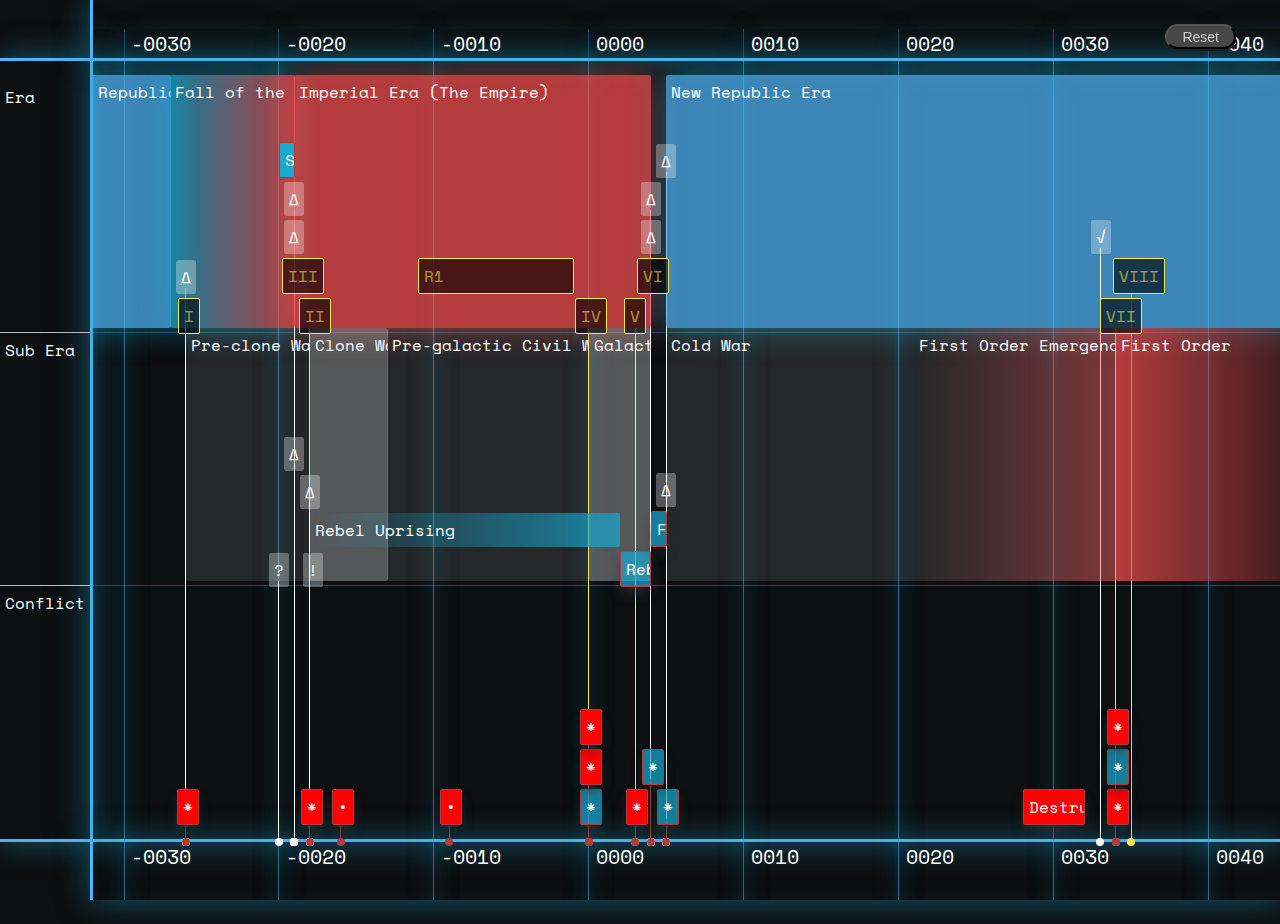
<file: index.html>
<!DOCTYPE html>
<!-- saved from url=(0071)http://visjs.org/examples/timeline/items/backgroundAreasWithGroups.html -->
<html lang="en"><head><meta http-equiv="Content-Type" content="text/html; charset=UTF-8">
  <title>Star Wars | Timeline of Galactic History</title>


  <script src="./groups_files/vis.js"></script>
  <link href="./groups_files/vis-timeline-graph2d.min.css" rel="stylesheet" type="text/css">
  <link href="./groups_files/style.css" rel="stylesheet" type="text/css">
  
<link href="https://fonts.googleapis.com/css?family=Space+Mono:400,700" rel="stylesheet">

</head>
<body>

<input type="button" id="window1" value="Reset" class="buttonreset"><br>

  <div id="visualization">

  </div>
  </div>

<script>
  var items = new vis.DataSet([

// first level eras

    {id: 'A', className: 'prehistory', content: 'Prehistory', start: new Date(-6021,0,1), end: new Date(-3277,0,1), type: 'background'},
    {id: 'B', className: 'falloftheoldrepublic', content: 'Fall of the Old Republic (Dark Age)', start: new Date(-3278,0,1), end: new Date(-1032,0,1), type: 'background'},
    {id: 'C', content: 'Republic Era', start: new Date(-1032,0,1), end: new Date(-0033,0,1), type: 'background', group: 1}, 
    {id: 'D', className: 'falloftherepublic', content: 'Fall of the Republic', start: new Date(-0033,0,1), end: new Date(-0019,0,1), type: 'background', group: 1},
    {id: 'E', className: 'imperialera', content: 'Imperial Era (The Empire)', start: new Date(-0019,0,1), end: '0004', type: 'background', group: 1},
    {id: 'F', content: 'New Republic Era', start: '0005', end: '0050', type: 'background', group: 1},
    {id: 'G', className: 'preclone  ', content: 'Cold War', start: '0005', end: '0034', type: 'background', group: 2 },
    {id: 'H', className: 'firstorder', content: 'First Order', title: 'First Order - Resistance War', start: '0034', end: '0050', type: 'background', group: 2  },

// sub eras
    {id: 'I', className: 'preclone', content: 'Pre-clone Wars', start: new Date(-0032,0,1), end: new Date(-0022,0,1), type: 'background', group: 2},
    // BUG this entry is not rendering correctly with the start year of 22 and end of 19. Used alternate so it will render
    {id: 'J', className: 'theclonewars', content: 'Clone Wars', start: new Date(-0018,0,1), end: new Date(-0015,0,1), type: 'background', group: 2},
    {id: 'K', className: 'preclone', content: 'Pre-galactic Civil War', start: new Date(-0015,0,1), end: '0000', type: 'background', group: 2},
    {id: 'L', className: 'theclonewars', content: 'Galactic Civil War', start: '0000', end: '0004', type: 'background', group: 2},
    {id: 'M', className: 'theclonewars', content: '√', title: 'Senator Lanever Villecham is elected Chancellor of the New Republic', start: '0033', group: 1},
    {id: 'n', className: 'blacktored', content: 'First Order Emergence', title: 'The First Order begins using Rinnrivin Dis cartel and the Amaxine warriors to procure funds for rebuilding its navy', start: '0021', end: '0034', type: 'background', group: 2  },
    {id: 'O', className: 'bluebg', content: 'Separatists', title: 'Thousands of star systems leave the Republic and join the Confederacy of Independent Systems and Count Dooku.', start: new Date(-0024,0,1), end: new Date(-0019,0,1), type: 'range', group: 1},
    {id: 'P', className: 'bluebg', content: 'Jedi–Sith war', start: new Date(-2032,0,1), end: new Date(-1032,0,1), type: 'range', group: 4  },




// Group 10 = Media, movies, etc
     
    {id: 1, className: 'movie', content: 'I',  title: 'Episode 1: The Phantom Menace',start: new Date(-0032,0,1), group: 1},
    {id: 2, className: 'movie', content: 'II',  title: 'Episode 2: Attack of the Clones',  start: new Date(-0022,0,1), group: 1},
    {id: 3, className: 'movie', content: 'III',  title: 'Episode 3: Revenge of the Sith',  start: new Date(-0019,0,1), group: 1},
    {id: 4, className: 'movie', content: 'IV',  title: 'Episode 4: A New Hope',  start: '0000', group: 1},
    {id: 5, className: 'movie', content: 'V',  title: 'Episode 5: The Empire Strikes Back',  start: '0003', group: 1},
    {id: 6, className: 'movie', content: 'VI',  title: 'Episode 6: Return of the Jedi',  start: '0004', group: 1},
    {id: 7, className: 'movie', content: 'VII',  title: 'Episode 7: The Force Awakens',  start: '0034', group: 1},
    {id: 8, className: 'movie', content: 'VIII',  title: 'Episode 8: The Last Jedi',  start: '0035', group: 1},
    {id: 9, className: 'movie', content: 'R1',  title: 'Rogue One',  start: new Date(-0013,0,1), end: new Date(-0001,0,1), group: 1},


// Group 4 Conflict
    {id: 10, className: 'battlegood',  content: '<a href="http://starwars.wikia.com/wiki/Battle_of_Yavin" target="_blank">*</a>', title: 'Battle of Yavin - The destruction of the first Death Star',start: '0000', group: 4},
    {id: 11, className: 'theclonewars',  content: '<a href="http://starwars.wikia.com/wiki/Military_Disarmament_Act" target="_blank">∆</a>', title: 'Military Disarmament Act',start: '0004', group: 1},
    {id: 12, className: 'battlegood',  content: '<a href="http://starwars.wikia.com/wiki/Battle_of_Jakku" target="_blank">*</a>', title: 'Battle of Jakku',start: '0005', group: 4},
    {id: 13, className: 'battlebad',  content: '<a href="http://starwars.wikia.com/wiki/Attack_on_Tuanul" target="_blank">*</a>', title: 'Attack on Tuanul',start: '0034', group: 4},
    {id: 14, className: 'battlegood',  content: '<a href="http://starwars.wikia.com/wiki/Battle_on_Takodana" target="_blank">*</a>', title: 'Battle on Takodana',start: '0034', group: 4},
    {id: 15, className: 'battlebad',  content: '<a href="http://starwars.wikia.com/wiki/Assault_on_Starkiller_Base" target="_blank">*</a>', title: 'Assault on Starkiller Base',start: '0034', group: 4},
    {id: 16, className: 'battlegood',  content: '<a href="http://starwars.wikia.com/wiki/Alliance_to_Restore_the_Republic" target="_blank">Rebel Alliance</a>', title: 'The Alliance to Restore the Republic',start: '0002', end: '0004', group: 2},
    {id: 17, className: 'battlegood',  content: 'Formation of the New Republic', title: 'The Rebel Alliance begins reorganizing into the New Republic',start: '0004', end: '0005', group: 2},
    {id: 18, className: 'battlegood',  content: '<a href="http://starwars.wikia.com/wiki/Battle_of_Endor" target="_blank">*</a>', title: 'Battle of Endor',start: '0004', group: 4},
    {id: 19, className: 'battlebad',  content: '<a href="http://starwars.wikia.com/wiki/Battle_of_Hoth" target="_blank">*</a>', title: 'Battle of Hoth (Echo Base)',start: '0003', group: 4},
    {id: 20, className: 'blacktoblue',  content: 'Rebel Uprising', title: 'Bail Organa and Ahsoka Tano organize a rebel network',start:  new Date(-0018,0,1), end: '0002', group: 2},
    {id: 21, className: 'battlebad', content: '•',  title: 'The Death Star moved to Scarif',  start: new Date(-009,0,1), group: 4},
    {id: 22, className: 'battlebad', content: '*',  title: 'Jedha City is destroyed by the Death Star.',  start: '0000', group: 4},
    {id: 23, className: 'battlebad', content: '*',  title: 'Alderaan is destroyed by the Death Star',  start: '0000', group: 4},
    {id: 24, className: 'battlebad', content: '•',  title: 'Construction of the Death Star begins over Geonosis',  start: new Date(-0020,0,1), group: 4},
    {id: 25, className: 'battlebad', content: '<a href="http://starwars.wikia.com/wiki/Destruction_of_Luke_Skywalker%27s_Jedi" target="_blank">Destruction of Skywalker Jedi</a>',  title: 'Luke Skywalker goes into exile. Unknown period of time between 28 ABY and 34 ABY', type: 'range',start: '0028', end:'0032', group: 4},

    {id: 27, className: 'theclonewars',  content: '<a href="http://starwars.wikia.com/wiki/Imperial-Republic_peace_talks" target="_blank">∆</a>', title: 'Imperial-Republic peace talks',start: '0005', group: 2},
    {id: 28, className: 'theclonewars',  content: '∆', title: 'The New Republic restores the Galactic Senate on Chandrila, its capital.',start: '0004', group: 1},
    {id: 29, className: 'theclonewars', type: 'point', content: 'Ω', title: 'Obi-Wan Kenobi goes into exile on Tatooine. Yoda goes into exile on Dagobah.',start: new Date(-0019,0,1), group: 5},
    {id: 39, className: 'theclonewars',  content: '<a href="http://starwars.wikia.com/wiki/Order_66" target="_blank">∆</a>', title: 'Order 66 wipes out the Jedi Order and nearly all Jedi.', start: new Date(-0019,0,1), group: 1},
    {id: 40, className: 'battlebad',  content: '<a href="http://starwars.wikia.com/wiki/Battle_of_Geonosis">*</a>', title: 'Battle of Geonosis', start: new Date(-0022,0,1), group: 4},
    {id: 41, className: 'battlebad',  content: '<a href="http://starwars.wikia.com/wiki/Invasion_of_Naboo">*</a>', title: 'Invasion of Naboo', start: new Date(-0032,0,1), group: 4},
    {id: 42, className: 'theclonewars',  content: '<a href="http://starwars.wikia.com/wiki/Order_66" target="_blank">∆</a>', title: 'Senator Sheev Palpatine is elected Supreme Chancellor of the Republic, replacing Finis Valorum.', start: new Date(-0032,0,1), group: 1},
    {id: 43, className: 'theclonewars',  content: '<a href="http://starwars.wikia.com/wiki/Order_66" target="_blank">?</a>', title: 'The Galactic Senate debates the Military Creation Act to determine whether the Galactic Republic should raise an army', start: new Date(-0024,0,1), group: 2},
    {id: 44, className: 'theclonewars',  content: '<a href="http://starwars.wikia.com/wiki/Order_66" target="_blank">!</a>', title: 'Plot to assassinate Padmé Amidala. Separatist leaders hope to silence the senator from Naboo, who opposes the Military Creation Act.', start: new Date(-0022,0,1), group: 2},
    {id: 45, className: 'theclonewars',  content: '<a href="http://starwars.wikia.com/wiki/Order_66" target="_blank">∆</a>', title: 'Jar Jar Binks proposes that Chancellor Palpatine be given emergency powers to raise an army without the interference of the Senate.', start: new Date(-0022,0,1), group: 2},
    {id: 46, className: 'theclonewars',  content: '<a href="http://starwars.wikia.com/wiki/Order_66" target="_blank">∆</a>', title: 'Anakin Skywalker is anointed Darth Vader, Dark Lord of the Sith.', start: new Date(-0019,0,1), group: 2},
    {id: 47, className: 'theclonewars',  content: '<a href="http://starwars.wikia.com/wiki/Order_66" target="_blank">∆</a>', title: 'The Republic is reorganized into the first Galactic Empire by Chancellor Palpatine – secretly the Dark Lord of the Sith Darth Sidious – who declares himself Galactic Emperor', start: new Date(-0019,0,1), group: 1},
    {id: 48, className: 'theclonewars',  content: '<a href="http://starwars.wikia.com/wiki/Galactic_Concordance" target="_blank">∆</a>', title: 'The Galactic Concordance. The New Republic and Galactic Empire cease hostilities and both powers begin a process of disarmament.<br>The remaining forces of the Galactic Empire retreat to the Unknown Regions',start: '0005', group: 1},


  ]);

  var groups = new vis.DataSet([
    {id: 1, content: 'Era'},
    {id: 2, content: 'Sub Era'},
    {id: 4, content: 'Conflict'},
  ]);

  var container = document.getElementById('visualization');
  var options = {
    min: new Date(-6021, 0, 1),
    max: '0050',
    start: new Date(-0040,0,1),  // start and end dictate where the window is zoomed to on load
    end: '0045', // start and end dictate where the window is zoomed to on load
    height: '100vh',
    orientation: 'both',  
    showCurrentTime: false,
    zoomMin: 1000 * 60 * 60 * 24 * 365 * 12  // Cannot zoom closer than 1 year increment

  };



  var timeline = new vis.Timeline(container, items, groups, options);

  document.getElementById('window1').onclick = function() {
    timeline.setWindow(new Date(-0040,0,1), '0045');
  };


</script>

<div style="display: none;"><div class="niice-bar" id="niice-bar">
    <div class="boards">
    </div>
    <div class="loading-spinner">Loading…</div>
    <div class="error-text">
      <span class="msg"></span>
      <span class="close-cross">×</span>
    </div>
</div>
</div></body></html>
</file>
<file: groups_files/style.css>
body {
	/* Rectangle Copy: */
	background-position: 0px 0px;
/* Rectangle Copy: */
background: #0d0f11;

	font-family: 'space mono', sans-serif;
    font-size: 12pt;
    font-weight: 400;
    margin: 0;
}

a {
    color: white;
    text-decoration: none;
}

.prehistory {
	background: rgba(255, 255, 255, 0.07) !important;
	box-shadow: none !important;
}

.imperialera {
	background: rgba(246, 78, 78, 0.72) !important;
	box-shadow: 0px 0px 32px 0px rgba(246, 78, 78, 0.5) !important;
}

.bluebg {
	background: rgba(25,167,207, 1) !important;
	box-shadow: none !important;
}

.falloftherepublic {
	background: -moz-linear-gradient(left, rgba(25,167,207,0.72) 0%, rgba(246,78,78,0.72) 100%) !important; /* FF3.6-15 */
	background: -webkit-linear-gradient(left, rgba(25,167,207,0.72) 0%,rgba(246,78,78,0.72) 100%) !important; /* Chrome10-25,Safari5.1-6 */
	background: linear-gradient(to right, rgba(25,167,207,0.72) 0%,rgba(246,78,78,0.72) 100%) !important; /* W3C, IE10+, FF16+, Chrome26+, Opera12+, Safari7+ */
	filter: progid:DXImageTransform.Microsoft.gradient( startColorstr='#b819a7cf', endColorstr='#b8f64e4e',GradientType=1 ); /* IE6-9 */
}

.falloftheoldrepublic {
	background: rgba(78, 180, 246, 0.22) !important;
	box-shadow: none !important;
}

.firstorder {
	background: -moz-linear-gradient(left, rgba(246,78,78,0.72) 0%, rgba(255,255,255,0) 100%) !important; /* FF3.6-15 */
	background: -webkit-linear-gradient(left, rgba(246,78,78,0.72) 0%,rgba(255,255,255,0) 100%) !important; /* Chrome10-25,Safari5.1-6 */
	background: linear-gradient(to right, rgba(246,78,78,0.72) 0%,rgba(255,255,255,0) 100%) !important; /* W3C, IE10+, FF16+, Chrome26+, Opera12+, Safari7+ */
	box-shadow: none !important;
}

.blacktored {
	background: -moz-linear-gradient(left, rgba(255,255,255,0) 0%, rgba(246,78,78,0.42) 100%) !important; /* FF3.6-15 */
	background: -webkit-linear-gradient(left, rgba(255,255,255,0) 0%,rgba(246,78,78,0.42) 100%) !important; /* Chrome10-25,Safari5.1-6 */
	background: linear-gradient(to right, rgba(255,255,255,0) 0%,rgba(246,78,78,0.42) 100%) !important; /* W3C, IE10+, FF16+, Chrome26+, Opera12+, Safari7+ */
	box-shadow: none !important;
}

.blacktoblue {
	background: -moz-linear-gradient(left, rgba(255,255,255,0) 0%, rgba(25,167,207,0.72) 100%) !important; /* FF3.6-15 */
	background: -webkit-linear-gradient(left, rgba(255,255,255,0) 0%,rgba(25,167,207,0.72) 100%) !important; /* Chrome10-25,Safari5.1-6 */
	background: linear-gradient(to right, rgba(255,255,255,0) 0%,rgba(25,167,207,0.72) 100%) !important; /* W3C, IE10+, FF16+, Chrome26+, Opera12+, Safari7+ */
	box-shadow: none !important;
	border: 0px;
}

.movie {
/*	background: rgba(246, 231, 78, .6);*/
	background: rgba(0, 0, 0, .6);
	box-shadow: none !important;
	color: rgba(246, 231, 78, .6);

	text-transform: uppercase;
	border-color: rgba(246, 231, 78, 1) !important;
}

.preclone {
	background: rgba(255,255,255, 0.1) !important;
	box-shadow: none !important;
}

.theclonewars {
	background: rgba(255,255,255, .3) !important;
	box-shadow: none !important;
	border: 0px;
}

.battlegood {
	background: rgba(25,167,207,0.72) !important;
}

.battlebad {
	background: red !important;
}

.vis-label .vis-inner {
	min-height: 27vh;
}

.buttonreset {
    background: #474747;
    color: #ccc;
    /* padding: 0px; */
    padding-left: 15px;
    padding-right: 15px;
    padding-top: 2px;
    border-radius: 15px;
    box-shadow: 0 2px #1e1e1e;
    position: fixed;
    top: 24px;
    right: 44px;
    font-size: 14px;
    height: 25px;
    z-index: 1000;
}

.vis-timeline {
    position: inherit;
 }

 .vis-foreground .vis-group {
    border-bottom: 1px solid #4eb4f652;
}
</file>
<file: groups_files/vis-timeline-graph2d.min.css>
.vis .overlay {
	position: absolute;
	top: 0;
	left: 0;
	width: 100%;
	height: 100%;
	z-index: 10
}
.vis-active {
	box-shadow: 0 0 10px #86d5f8
}
.vis [class*=span] {
	min-height: 0;
	width: auto
}
div.vis-configuration {
	position: relative;
	display: block;
	float: left;
	font-size: 12px
}
div.vis-configuration-wrapper {
	display: block;
	width: 700px
}
div.vis-configuration-wrapper::after {
	clear: both;
	content: "";
	display: block
}
div.vis-configuration.vis-config-option-container {
	display: block;
	width: 495px;
	background-color: #fff;
	border: 2px solid #f7f8fa;
	border-radius: 4px;
	margin-top: 20px;
	left: 10px;
	padding-left: 5px
}
div.vis-configuration.vis-config-button {
	display: block;
	width: 495px;
	height: 25px;
	vertical-align: middle;
	line-height: 25px;
	background-color: #f7f8fa;
	border: 2px solid #ceced0;
	border-radius: 4px;
	margin-top: 20px;
	left: 10px;
	padding-left: 5px;
	cursor: pointer;
	margin-bottom: 30px
}
div.vis-configuration.vis-config-button.hover {
	background-color: #4588e6;
	border: 2px solid #214373;
	color: #fff
}
div.vis-configuration.vis-config-item {
	display: block;
	float: left;
	width: 495px;
	height: 25px;
	vertical-align: middle;
	line-height: 25px
}
div.vis-configuration.vis-config-item.vis-config-s2 {
	left: 10px;
	background-color: #f7f8fa;
	padding-left: 5px;
	border-radius: 3px
}
div.vis-configuration.vis-config-item.vis-config-s3 {
	left: 20px;
	background-color: #e4e9f0;
	padding-left: 5px;
	border-radius: 3px
}
div.vis-configuration.vis-config-item.vis-config-s4 {
	left: 30px;
	background-color: #cfd8e6;
	padding-left: 5px;
	border-radius: 3px
}
div.vis-configuration.vis-config-header {
	font-size: 18px;
	font-weight: 700
}
div.vis-configuration.vis-config-label {
	width: 120px;
	height: 25px;
	line-height: 25px
}
div.vis-configuration.vis-config-label.vis-config-s3 {
	width: 110px
}
div.vis-configuration.vis-config-label.vis-config-s4 {
	width: 100px
}
div.vis-configuration.vis-config-colorBlock {
	top: 1px;
	width: 30px;
	height: 19px;
	border: 1px solid #444;
	border-radius: 2px;
	padding: 0;
	margin: 0;
	cursor: pointer
}
input.vis-configuration.vis-config-checkbox {
	left: -5px
}
input.vis-configuration.vis-config-rangeinput {
	position: relative;
	top: -5px;
	width: 60px;
	padding: 1px;
	margin: 0;
	pointer-events: none
}
input.vis-configuration.vis-config-range {
	-webkit-appearance: none;
	border: 0 solid #fff;
	background-color: rgba(0, 0, 0, 0);
	width: 300px;
	height: 20px
}
input.vis-configuration.vis-config-range::-webkit-slider-runnable-track {
	width: 300px;
	height: 5px;
	background: #dedede;
	background: -moz-linear-gradient(top, #dedede 0, #c8c8c8 99%);
	background: -webkit-gradient(linear, left top, left bottom, color-stop(0, #dedede), color-stop(99%, #c8c8c8));
	background: -webkit-linear-gradient(top, #dedede 0, #c8c8c8 99%);
	background: -o-linear-gradient(top, #dedede 0, #c8c8c8 99%);
	background: -ms-linear-gradient(top, #dedede 0, #c8c8c8 99%);
	background: linear-gradient(to bottom, #dedede 0, #c8c8c8 99%);
	border: 1px solid #999;
	box-shadow: #aaa 0 0 3px 0;
	border-radius: 3px
}
input.vis-configuration.vis-config-range::-webkit-slider-thumb {
	-webkit-appearance: none;
	border: 1px solid #14334b;
	height: 17px;
	width: 17px;
	border-radius: 50%;
	background: #3876c2;
	background: -moz-linear-gradient(top, #3876c2 0, #385380 100%);
	background: -webkit-gradient(linear, left top, left bottom, color-stop(0, #3876c2), color-stop(100%, #385380));
	background: -webkit-linear-gradient(top, #3876c2 0, #385380 100%);
	background: -o-linear-gradient(top, #3876c2 0, #385380 100%);
	background: -ms-linear-gradient(top, #3876c2 0, #385380 100%);
	background: linear-gradient(to bottom, #3876c2 0, #385380 100%);
	box-shadow: #111927 0 0 1px 0;
	margin-top: -7px
}
input.vis-configuration.vis-config-range:focus {
	outline: 0
}
input.vis-configuration.vis-config-range:focus::-webkit-slider-runnable-track {
	background: #9d9d9d;
	background: -moz-linear-gradient(top, #9d9d9d 0, #c8c8c8 99%);
	background: -webkit-gradient(linear, left top, left bottom, color-stop(0, #9d9d9d), color-stop(99%, #c8c8c8));
	background: -webkit-linear-gradient(top, #9d9d9d 0, #c8c8c8 99%);
	background: -o-linear-gradient(top, #9d9d9d 0, #c8c8c8 99%);
	background: -ms-linear-gradient(top, #9d9d9d 0, #c8c8c8 99%);
	background: linear-gradient(to bottom, #9d9d9d 0, #c8c8c8 99%)
}
input.vis-configuration.vis-config-range::-moz-range-track {
	width: 300px;
	height: 10px;
	background: #dedede;
	background: -moz-linear-gradient(top, #dedede 0, #c8c8c8 99%);
	background: -webkit-gradient(linear, left top, left bottom, color-stop(0, #dedede), color-stop(99%, #c8c8c8));
	background: -webkit-linear-gradient(top, #dedede 0, #c8c8c8 99%);
	background: -o-linear-gradient(top, #dedede 0, #c8c8c8 99%);
	background: -ms-linear-gradient(top, #dedede 0, #c8c8c8 99%);
	background: linear-gradient(to bottom, #dedede 0, #c8c8c8 99%);
	border: 1px solid #999;
	box-shadow: #aaa 0 0 3px 0;
	border-radius: 3px
}
input.vis-configuration.vis-config-range::-moz-range-thumb {
	border: none;
	height: 16px;
	width: 16px;
	border-radius: 50%;
	background: #385380
}
input.vis-configuration.vis-config-range:-moz-focusring {
	outline: 1px solid #fff;
	outline-offset: -1px
}
input.vis-configuration.vis-config-range::-ms-track {
	width: 300px;
	height: 5px;
	background: 0 0;
	border-color: transparent;
	border-width: 6px 0;
	color: transparent
}
input.vis-configuration.vis-config-range::-ms-fill-lower {
	background: #777;
	border-radius: 10px
}
input.vis-configuration.vis-config-range::-ms-fill-upper {
	background: #ddd;
	border-radius: 10px
}
input.vis-configuration.vis-config-range::-ms-thumb {
	border: none;
	height: 16px;
	width: 16px;
	border-radius: 50%;
	background: #385380
}
input.vis-configuration.vis-config-range:focus::-ms-fill-lower {
	background: #888
}
input.vis-configuration.vis-config-range:focus::-ms-fill-upper {
	background: #ccc
}
.vis-configuration-popup {
	position: absolute;
	background: rgba(57, 76, 89, .85);
	border: 2px solid #f2faff;
	line-height: 30px;
	height: 30px;
	width: 150px;
	text-align: center;
	color: #fff;
	font-size: 14px;
	border-radius: 4px;
	-webkit-transition: opacity .3s ease-in-out;
	-moz-transition: opacity .3s ease-in-out;
	transition: opacity .3s ease-in-out
}
.vis-configuration-popup:after, .vis-configuration-popup:before {
	left: 100%;
	top: 50%;
	border: solid transparent;
	content: " ";
	height: 0;
	width: 0;
	position: absolute;
	pointer-events: none
}
.vis-configuration-popup:after {
	border-color: rgba(136, 183, 213, 0);
	border-left-color: rgba(57, 76, 89, .85);
	border-width: 8px;
	margin-top: -8px
}
.vis-configuration-popup:before {
	border-color: rgba(194, 225, 245, 0);
	border-left-color: #f2faff;
	border-width: 12px;
	margin-top: -12px
}
div.vis-tooltip {
	position: absolute;
	visibility: hidden;
	padding: 5px;
	white-space: nowrap;
	font-family: verdana;
	font-size: 14px;
	color: #000;
	background-color: #f5f4ed;
	-moz-border-radius: 3px;
	-webkit-border-radius: 3px;
	border-radius: 3px;
	border: 1px solid #808074;
	box-shadow: 3px 3px 10px rgba(0, 0, 0, .2);
	pointer-events: none;
	z-index: 5
}
.vis-current-time {
	background-color: #ff7f6e;
	width: 2px;
	z-index: 1;
	pointer-events: none
}
.vis-rolling-mode-btn {
	height: 40px;
	width: 40px;
	position: absolute;
	top: 7px;
	right: 20px;
	border-radius: 50%;
	font-size: 28px;
	cursor: pointer;
	opacity: .8;
	color: #fff;
	font-weight: 700;
	text-align: center;
	background: #3876c2
}
.vis-rolling-mode-btn:before {
	content: "\26F6"
}
.vis-rolling-mode-btn:hover {
	opacity: 1
}
.vis-custom-time {
	background-color: #6e94ff;
	width: 2px;
	cursor: move;
	z-index: 1
}
.vis-panel.vis-background.vis-horizontal .vis-grid.vis-horizontal {
	position: absolute;
	width: 100%;
	height: 0;
	border-bottom: 1px solid
}
.vis-panel.vis-background.vis-horizontal .vis-grid.vis-minor {
	border-color: #e5e5e5
}
.vis-panel.vis-background.vis-horizontal .vis-grid.vis-major {
	border-color: #bfbfbf
}
.vis-data-axis .vis-y-axis.vis-major {
	width: 100%;
	position: absolute;
	color: #4d4d4d;
	white-space: nowrap
}
.vis-data-axis .vis-y-axis.vis-major.vis-measure {
	padding: 0;
	margin: 0;
	border: 0;
	visibility: hidden;
	width: auto
}
.vis-data-axis .vis-y-axis.vis-minor {
	position: absolute;
	width: 100%;
	color: #bebebe;
	white-space: nowrap
}
.vis-data-axis .vis-y-axis.vis-minor.vis-measure {
	padding: 0;
	margin: 0;
	border: 0;
	visibility: hidden;
	width: auto
}
.vis-data-axis .vis-y-axis.vis-title {
	position: absolute;
	color: #4d4d4d;
	white-space: nowrap;
	bottom: 20px;
	text-align: center
}
.vis-data-axis .vis-y-axis.vis-title.vis-measure {
	padding: 0;
	margin: 0;
	visibility: hidden;
	width: auto
}
.vis-data-axis .vis-y-axis.vis-title.vis-left {
	bottom: 0;
	-webkit-transform-origin: left top;
	-moz-transform-origin: left top;
	-ms-transform-origin: left top;
	-o-transform-origin: left top;
	transform-origin: left bottom;
	-webkit-transform: rotate(-90deg);
	-moz-transform: rotate(-90deg);
	-ms-transform: rotate(-90deg);
	-o-transform: rotate(-90deg);
	transform: rotate(-90deg)
}
.vis-data-axis .vis-y-axis.vis-title.vis-right {
	bottom: 0;
	-webkit-transform-origin: right bottom;
	-moz-transform-origin: right bottom;
	-ms-transform-origin: right bottom;
	-o-transform-origin: right bottom;
	transform-origin: right bottom;
	-webkit-transform: rotate(90deg);
	-moz-transform: rotate(90deg);
	-ms-transform: rotate(90deg);
	-o-transform: rotate(90deg);
	transform: rotate(90deg)
}
.vis-legend {
	background-color: rgba(247, 252, 255, .65);
	padding: 5px;
	border: 1px solid #b3b3b3;
	box-shadow: 2px 2px 10px rgba(154, 154, 154, .55)
}
.vis-legend-text {
	white-space: nowrap;
	display: inline-block
}
.vis-item {
	position: absolute;
	color: #fff;
	border-color: #AE3D3F;
	border-width: 1px;
	background: #E8112B;
	display: inline-block;
	z-index: 1;
	box-shadow: 0px 8px 14px -4px rgb(49, 49, 49);
}
.vis-item.vis-selected {
	background-color: #ff5c70;
	z-index: 2
}
.vis-editable.vis-selected {
	cursor: move
}
.vis-item.vis-point.vis-selected {
	background-color: #fff785
}
.vis-item.vis-box {
	text-align: center;
	border-style: solid;
	border-radius: 2px
}
.vis-item.vis-point {
	background: 0 0
}
.vis-item.vis-dot {
	position: absolute;
	padding: 0;
	border-width: 4px;
	border-style: solid;
	border-radius: 4px
}
.vis-item.vis-range {
	border-style: solid;
	border-radius: 2px;
	box-sizing: border-box

}
.vis-item.vis-background {
	border: none;
	background: rgba(78, 180, 246, 0.72);
	box-sizing: border-box;
	padding: 0;
	border-radius: 2px;
	margin-top: -5px;
	box-shadow: 0px 0px 32px 0px rgba(25,167,207,.5);
}

.vis-item .vis-item-overflow {
	position: relative;
	width: 100%;
	height: 100%;
	padding: 0;
	margin: 0;
	overflow: hidden;
}
.vis-item-visible-frame {
	white-space: nowrap
}
.vis-item.vis-range .vis-item-content {
	position: relative;
	display: inline-block
}
.vis-item.vis-background .vis-item-content {
	position: absolute;
	display: inline-block
}
.vis-item.vis-line {
	padding: 0;
	position: absolute;
	width: 0;
	border-left-width: 1px;
	border-left-style: solid
}
.vis-item .vis-item-content {
	white-space: nowrap;
	box-sizing: border-box;
	padding: 5px
}
.vis-item .vis-onUpdateTime-tooltip {
	position: absolute;
	background: #4f81bd;
	color: #fff;
	width: 200px;
	text-align: center;
	white-space: nowrap;
	padding: 5px;
	border-radius: 1px;
	transition: .4s;
	-o-transition: .4s;
	-moz-transition: .4s;
	-webkit-transition: .4s
}
.vis-item .vis-delete, .vis-item .vis-delete-rtl {
	position: absolute;
	top: 0;
	width: 24px;
	height: 24px;
	box-sizing: border-box;
	padding: 0 5px;
	cursor: pointer;
	-webkit-transition: background .2s linear;
	-moz-transition: background .2s linear;
	-ms-transition: background .2s linear;
	-o-transition: background .2s linear;
	transition: background .2s linear
}
.vis-item .vis-delete {
	right: -24px
}
.vis-item .vis-delete-rtl {
	left: -24px
}
.vis-item .vis-delete-rtl:after, .vis-item .vis-delete:after {
	content: "\00D7";
	color: red;
	font-family: arial, sans-serif;
	font-size: 22px;
	font-weight: 700;
	-webkit-transition: color .2s linear;
	-moz-transition: color .2s linear;
	-ms-transition: color .2s linear;
	-o-transition: color .2s linear;
	transition: color .2s linear
}
.vis-item .vis-delete-rtl:hover, .vis-item .vis-delete:hover {
	background: red
}
.vis-item .vis-delete-rtl:hover:after, .vis-item .vis-delete:hover:after {
	color: #fff
}
.vis-item .vis-drag-center {
	position: absolute;
	width: 100%;
	height: 100%;
	top: 0;
	left: 0;
	cursor: move
}
.vis-item.vis-range .vis-drag-left {
	position: absolute;
	width: 24px;
	max-width: 20%;
	min-width: 2px;
	height: 100%;
	top: 0;
	left: -4px;
	cursor: w-resize
}
.vis-item.vis-range .vis-drag-right {
	position: absolute;
	width: 24px;
	max-width: 20%;
	min-width: 2px;
	height: 100%;
	top: 0;
	right: -4px;
	cursor: e-resize
}
.vis-range.vis-item.vis-readonly .vis-drag-left, .vis-range.vis-item.vis-readonly .vis-drag-right {
	cursor: auto
}
.vis-itemset {
	position: relative;
	padding: 0;
	margin: 0;
	box-sizing: border-box
}
.vis-itemset .vis-background, .vis-itemset .vis-foreground {
	position: absolute;
	width: 100%;
	height: 100%;
	overflow: visible;
}
.vis-axis {
	position: absolute;
	width: 100%;
	height: 0;
	left: 0;
	z-index: 1
}
.vis-foreground .vis-group {
	position: relative;
	box-sizing: border-box;
	border-bottom: 1px solid #4EB4F6;
}
.vis-foreground .vis-group:last-child {
	border-bottom: none
}
.vis-nesting-group {
	cursor: pointer
}
.vis-nested-group {
	background: #f5f5f5
}
.vis-label.vis-nesting-group.expanded:before {
	content: "\25BC"
}
.vis-label.vis-nesting-group.collapsed-rtl:before {
	content: "\25C0"
}
.vis-label.vis-nesting-group.collapsed:before {
	content: "\25B6"
}
.vis-overlay {
	position: absolute;
	top: 0;
	left: 0;
	width: 100%;
	height: 100%;
	z-index: 10
}
.vis-labelset {
	position: relative;
	overflow: hidden;
	box-sizing: border-box
}
.vis-labelset .vis-label {
	position: relative;
	left: 0;
	top: 0;
	width: 100%;
	color: #4d4d4d;
	box-sizing: border-box
}
.vis-labelset .vis-label {
	border-bottom: 1px solid #bfbfbf
}
.vis-labelset .vis-label.draggable {
	cursor: pointer
}
.vis-labelset .vis-label:last-child {
	border-bottom: none
}
.vis-labelset .vis-label .vis-inner {
	display: inline-block;
	padding: 5px;
	color: white;
/*	min-height: 20vh; */
}
.vis-labelset .vis-label .vis-inner.vis-hidden {
	padding: 0
}
.vis-panel {
	position: absolute;
	padding: 0;
	margin: 0;
	box-sizing: border-box
}
.vis-panel.vis-bottom, .vis-panel.vis-center, .vis-panel.vis-left, .vis-panel.vis-right, .vis-panel.vis-top {
	border: 3px #4EB4F6;
	box-shadow: 0px 0px 32px 0px rgba(25,167,207,.5);
}
.vis-panel.vis-center, .vis-panel.vis-left, .vis-panel.vis-right {
	border-top-style: solid;
	border-bottom-style: solid;
	overflow: hidden
}
.vis-left.vis-panel.vis-vertical-scroll, .vis-right.vis-panel.vis-vertical-scroll {
	height: 100%;
	overflow-x: hidden;
	overflow-y: scroll
}
.vis-left.vis-panel.vis-vertical-scroll {
	direction: rtl
}
.vis-left.vis-panel.vis-vertical-scroll .vis-content {
	direction: ltr
}
.vis-right.vis-panel.vis-vertical-scroll {
	direction: ltr
}
.vis-right.vis-panel.vis-vertical-scroll .vis-content {
	direction: rtl
}
.vis-panel.vis-bottom, .vis-panel.vis-center, .vis-panel.vis-top {
	border-left-style: solid;
	border-right-style: solid
}
.vis-background {
	overflow: hidden
}
.vis-panel>.vis-content {
	position: relative
}
.vis-panel .vis-shadow {
	position: absolute;
	width: 100%;
	height: 1px;
	box-shadow: 0 0 10px rgba(0, 0, 0, .8)
}
.vis-panel .vis-shadow.vis-top {
	top: -1px;
	left: 0
}
.vis-panel .vis-shadow.vis-bottom {
	bottom: -1px;
	left: 0
}
.vis-graph-group0 {
	fill: #4f81bd;
	fill-opacity: 0;
	stroke-width: 2px;
	stroke: #4f81bd
}
.vis-graph-group1 {
	fill: #f79646;
	fill-opacity: 0;
	stroke-width: 2px;
	stroke: #f79646
}
.vis-graph-group2 {
	fill: #8c51cf;
	fill-opacity: 0;
	stroke-width: 2px;
	stroke: #8c51cf
}
.vis-graph-group3 {
	fill: #75c841;
	fill-opacity: 0;
	stroke-width: 2px;
	stroke: #75c841
}
.vis-graph-group4 {
	fill: #ff0100;
	fill-opacity: 0;
	stroke-width: 2px;
	stroke: #ff0100
}
.vis-graph-group5 {
	fill: #37d8e6;
	fill-opacity: 0;
	stroke-width: 2px;
	stroke: #37d8e6
}
.vis-graph-group6 {
	fill: #042662;
	fill-opacity: 0;
	stroke-width: 2px;
	stroke: #042662
}
.vis-graph-group7 {
	fill: #00ff26;
	fill-opacity: 0;
	stroke-width: 2px;
	stroke: #00ff26
}
.vis-graph-group8 {
	fill: #f0f;
	fill-opacity: 0;
	stroke-width: 2px;
	stroke: #f0f
}
.vis-graph-group9 {
	fill: #8f3938;
	fill-opacity: 0;
	stroke-width: 2px;
	stroke: #8f3938
}
.vis-timeline .vis-fill {
	fill-opacity: .1;
	stroke: none
}
.vis-timeline .vis-bar {
	fill-opacity: .5;
	stroke-width: 1px
}
.vis-timeline .vis-point {
	stroke-width: 2px;
	fill-opacity: 1
}
.vis-timeline .vis-legend-background {
	stroke-width: 1px;
	fill-opacity: .9;
	fill: #fff;
	stroke: #c2c2c2
}
.vis-timeline .vis-outline {
	stroke-width: 1px;
	fill-opacity: 1;
	fill: #fff;
	stroke: #e5e5e5
}
.vis-timeline .vis-icon-fill {
	fill-opacity: .3;
	stroke: none
}
.vis-time-axis {
	position: relative;
	overflow: hidden
}
.vis-time-axis.vis-foreground {
	top: 0;
	left: 0;
	width: 100%
}
.vis-time-axis.vis-background {
	position: absolute;
	top: 0;
	left: 0;
	width: 100%;
	height: 100%
}
.vis-time-axis .vis-text {
    position: absolute;
    color: #fff;
    padding-left: 7px;
    overflow: hidden;
    box-sizing: border-box;
    white-space: nowrap;
    font-size: 20px;
}
.vis-time-axis .vis-text.vis-measure {
	position: absolute;
	padding-left: 0;
	padding-right: 0;
	margin-left: 0;
	margin-right: 0;
	visibility: hidden
}
.vis-time-axis .vis-grid.vis-vertical {
	height: 100vh !important;
	position: absolute;
	border-right: 1px solid 
}
.vis-time-axis .vis-grid.vis-vertical-rtl {
	position: absolute;
	border-right: 1px solid 
}
.vis-time-axis .vis-grid.vis-minor {
	border-color: #4eb4f652;
	box-shadow: 0px 0px 32px -4px rgba(25,167,207,0.1);
}
.vis-time-axis .vis-grid.vis-major {
	border-color: #0089E2;

}
.vis-timeline {
	position: relative;
	border: none;
	overflow: hidden;
	padding: 0;
	margin: 0;
	box-sizing: border-box;

}
</file>
